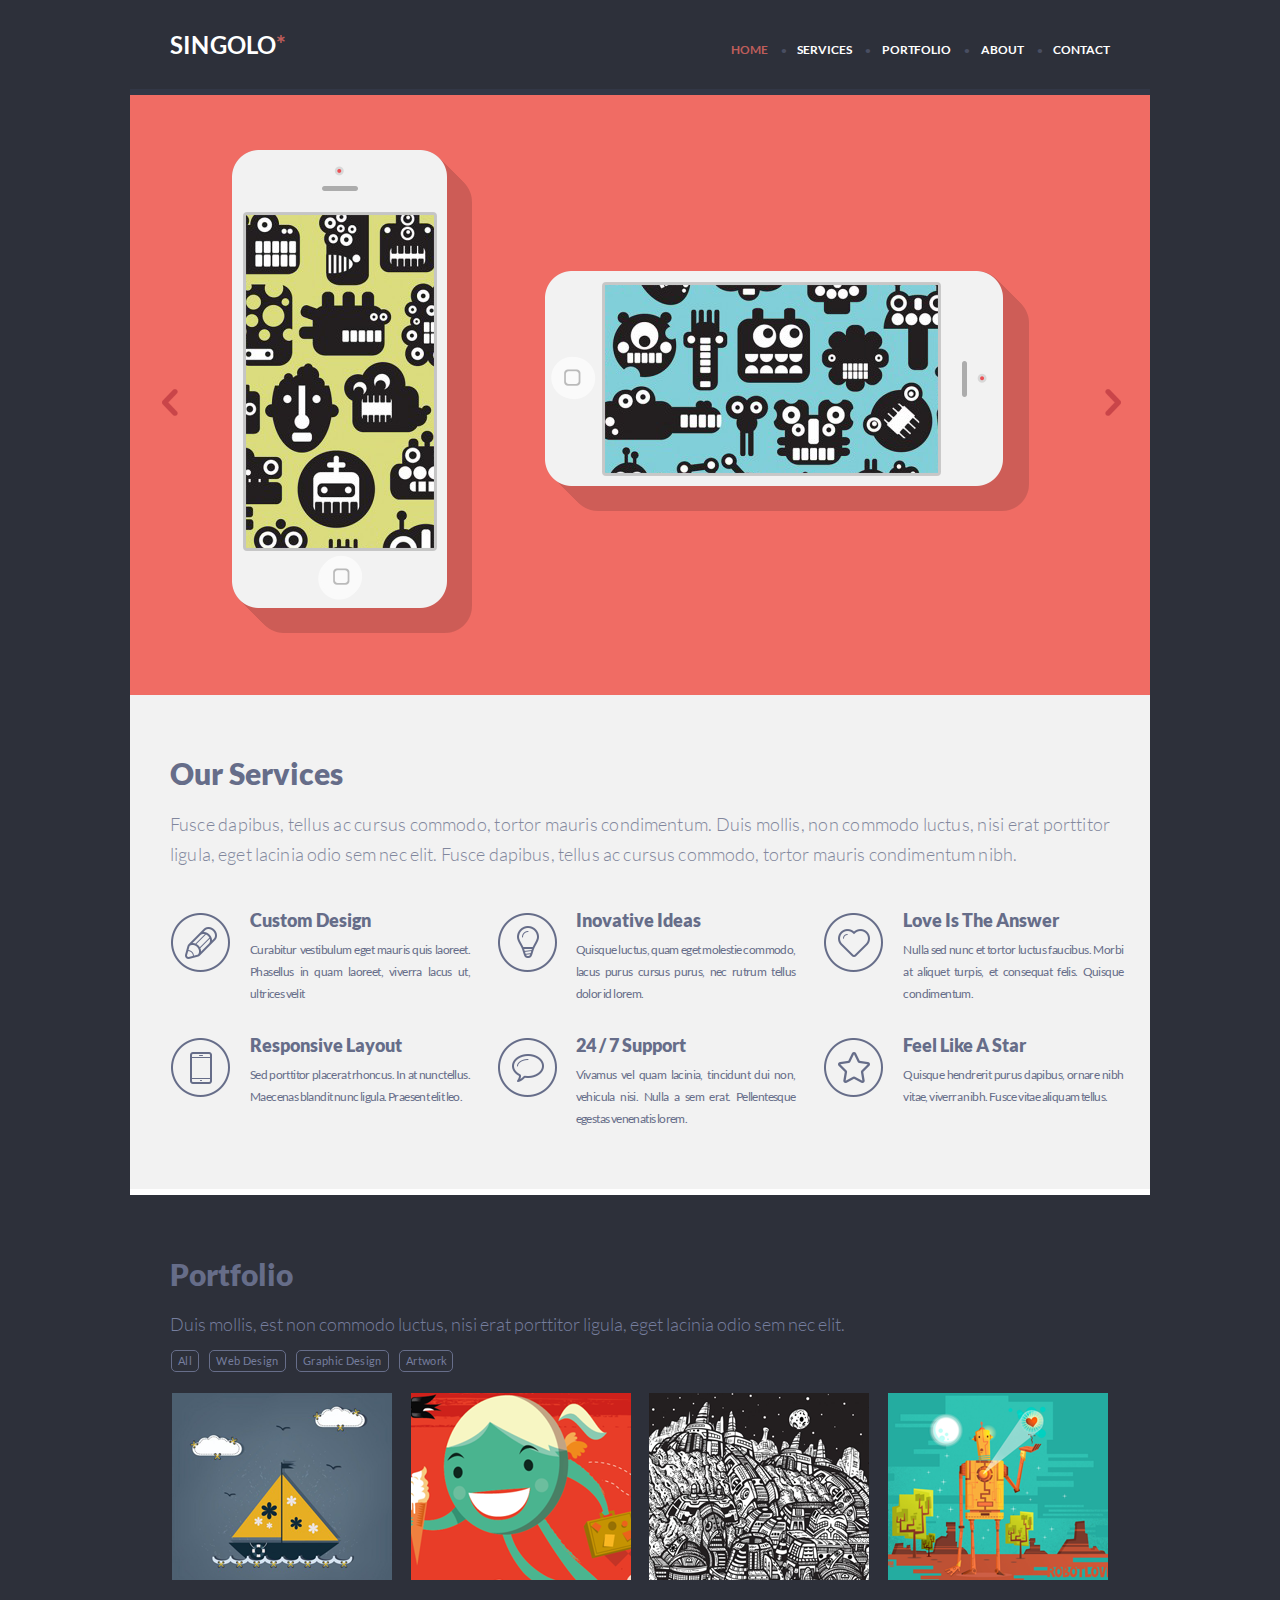
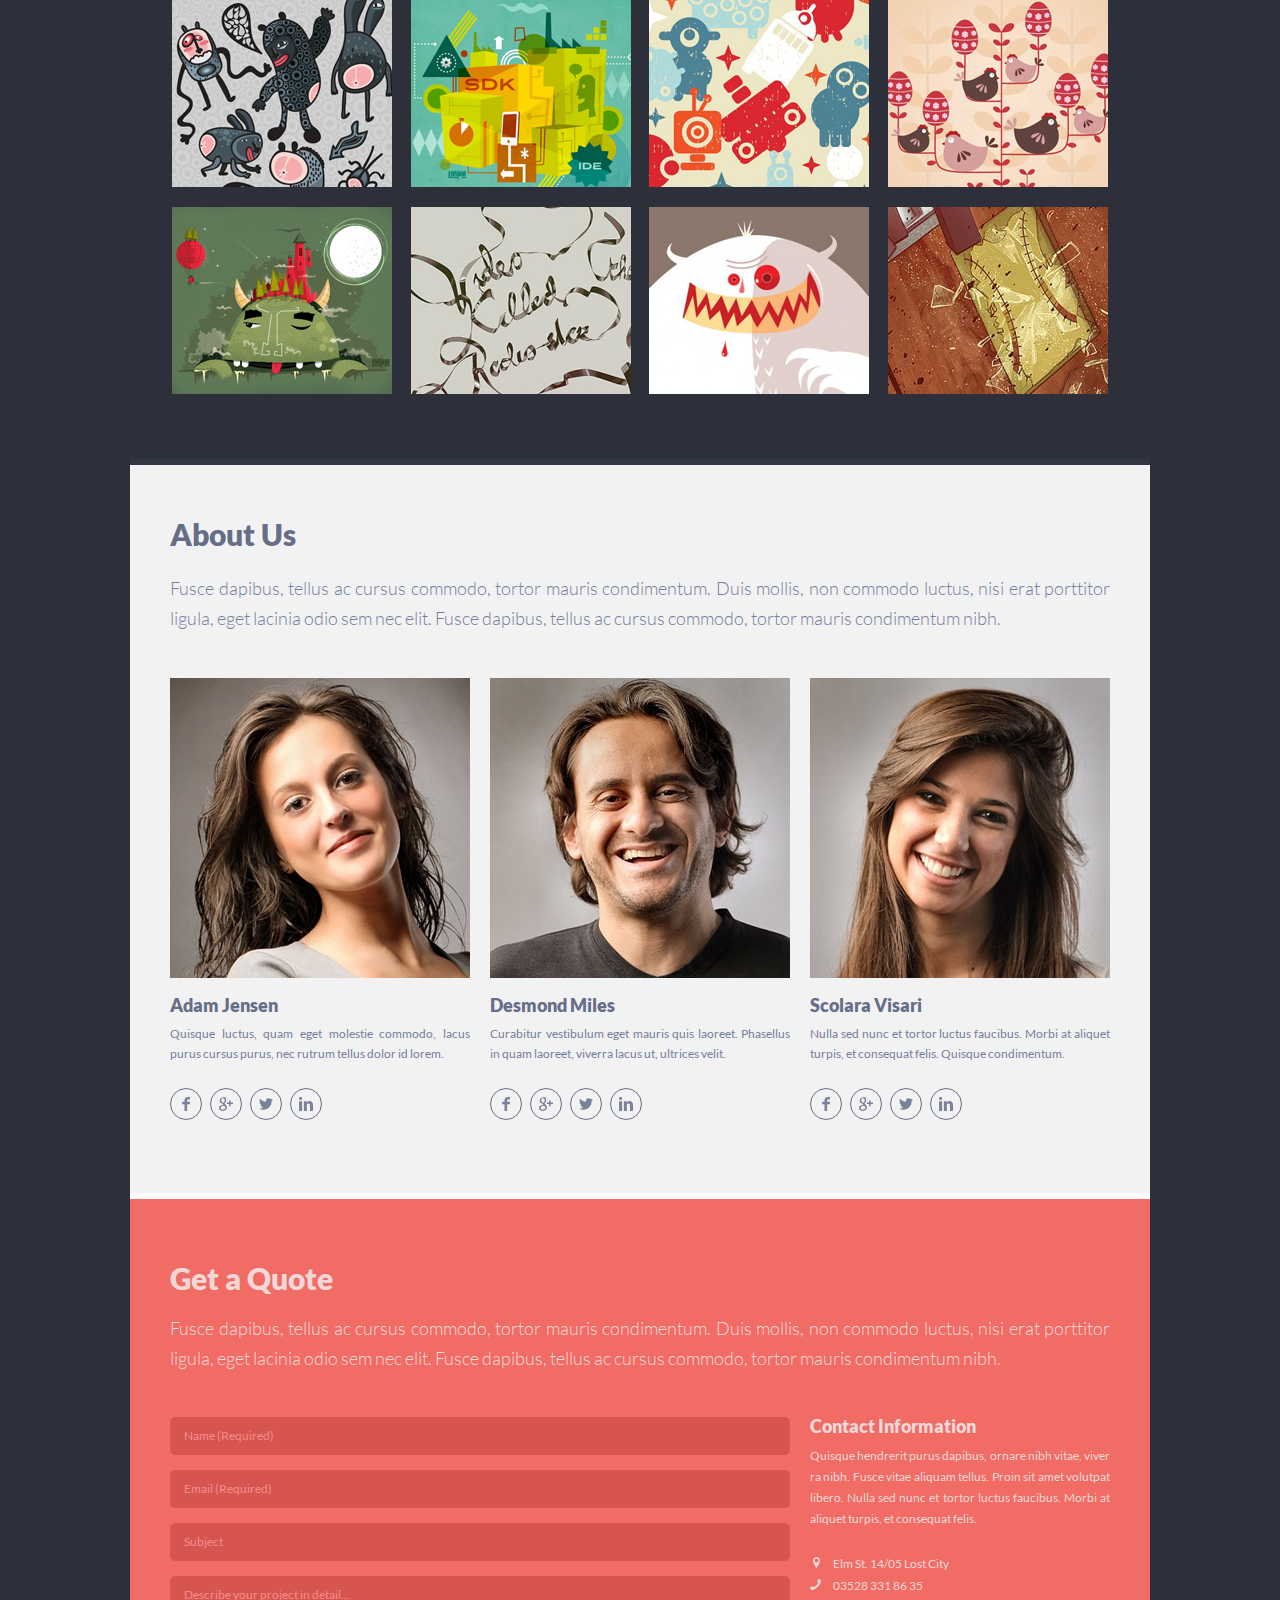
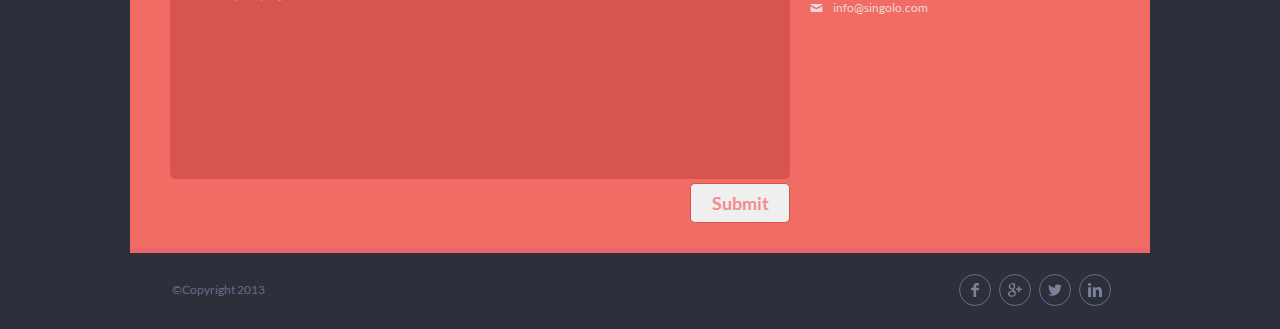
<file: index.html>
<!Doctype html>
<html lang="en">

<head>
    <meta charset="UTF-8">
    <meta name="viewport" content="width-device=width, initial-scale-1.0">
    <link rel="stylesheet" href="style.css" class="css">
    <title>Singolo</title>
</head>

<body>
    <div style="height: 95px; display: block; position: relative;"></div>
    <a class="anchor" id="main_wrapper"></a>
    <div class="main_wrapper">
        <header class="header" id="header">
            <div class="wrapper">
                <nav class="header_navigation">
                    <ul id="navigation">
                        <li><a href="#" id="menu_item_home" class="nav_link active" onclick="goToAnchor('main_wrapper');return false;">home</a></li>
                        <li><a href="#" id="menu_item_services" class="nav_link" onclick="goToAnchor('service_wrapper');return false;">services</a></li>
                        <li><a href="#" id="menu_item_portfolio" class="nav_link" onclick="goToAnchor('portfolio_wrap');return false;">portfolio</a></li>
                        <li><a href="#" id="menu_item_about" class="nav_link" onclick="goToAnchor('about_us_container');return false;">about</a></li>
                        <li><a href="#" id="menu_item_contact" class="nav_link" onclick="goToAnchor('top_container');return false;">contact</a></li>
                    </ul>
                </nav>
                <div class="logo_container">
                    <a href="#" class="header_logo">
                        <h1 class="header_logo_title">singolo<span>*</span></h1>
                    </a>
                </div>
            </div>
        </header>
        <section class="sliders_wrapper_section">
            <div class="sliders_wrapper">
                <div class="slider">
                    <div class="slider_wrapper">
                        <div class="left_arrow">
                            <a href="#" onclick="plusDivs(-1)">
                                <img src="assets/images/left_arrow.png" alt="#">
                            </a>
                        </div>
                        <div class="slider_vertical_phone">
                            <img src="assets/images/vertical_phone.png" class="slider_vertical_phone_content" alt="#">
                            <img src="assets/images/PhoneButton.png" class="phoneButton_1" alt="#" onclick="switchPhoneState('screenOff_1')">
                            <div class="screenOff_1" id="screenOff_1"></div>
                        </div>
                        <div class="slider_horizontal_phone">
                            <img src="assets/images/horizontal_phone.png" class="slider_horizontal_phone_content" alt="#">
                            <img src="assets/images/PhoneButton.png" class="phoneButton_2" alt="#" onclick="switchPhoneState('screenOff_2')">
                            <div class="screenOff_2" id="screenOff_2"></div>
                        </div>
                        <div class="right_arrow">
                            <a href="#" onclick="plusDivs(1)"><img src="assets/images/right_arrow.png" alt="#"></a>

                        </div>
                    </div>
                    <div class="slider_bottom_wrapper"></div>
                </div>
                <!-- second slider -->
                <div class="slider slider_2">
                    <div class="slider_wrapper_2">
                        <div class="left_arrow">
                            <a href="#" onclick="plusDivs(-1)"><img src="assets/images/left_arrow.png" alt="#"></a>
                        </div>
                        <div class="slider_vertical_phone_group">
                            <img src="assets/images/phone-group.png" alt="#">
                            <div class="screenOff_3" id="screenOff_3"></div>
                            <div class="screenOff_4" id="screenOff_4" onclick="switchPhoneState('screenOff_4');"></div>
                            <div class="screenOff_5" id="screenOff_5" onclick="switchPhoneState('screenOff_5');"></div>
                            <img src="assets/images/PhoneButton.png" class="phoneButton_3" alt="#" onclick="switchPhoneState('screenOff_3');">

                        </div>
                        <div class="right_arrow">
                            <a href="#" onclick="plusDivs(1)"><img src="assets/images/right_arrow.png" alt="#"></a>
                        </div>
                    </div>
                </div>
            </div>
        </section>
        <!-- !!!!!!!!!!!!!!!!! -->
        <a class="anchor" id="service_wrapper"></a>
        <section>
            <div class="bottom_wrapper">
                <div class="service_wrapper">
                    <h2>Our Services</h2>
                    <p>Fusce dapibus, tellus ac cursus commodo, tortor mauris condimentum. Duis mollis, non commodo luctus, nisi erat porttitor ligula, eget lacinia odio sem nec elit. Fusce dapibus, tellus ac cursus commodo, tortor mauris condimentum nibh.
                    </p>
                </div>
                <div class="layout_6_column">
                    <div class="wrapper_layout_6_column">
                        <div class="container_image"><img src="assets/images/pen.png" alt="#"></div>
                        <div class="container_text">
                            <h3>Custom Design</h3>
                            <p>Curabitur vestibulum eget mauris quis laoreet. Phasellus in quam laoreet, viverra lacus ut, ultrices velit </p>
                        </div>
                    </div>
                    <div class="wrapper_layout_6_column">
                        <div class="container_image"><img src="assets/images/bulb.png" alt="#"></div>
                        <div class="container_text">
                            <h3>Inovative Ideas</h3>
                            <p>Quisque luctus, quam eget molestie com&shy;modo, lacus purus cursus purus, nec rutrum tellus dolor id lorem.</p>
                        </div>
                    </div>
                    <div class="wrapper_layout_6_column">
                        <div class="container_image"><img src="assets/images/heart.png" alt="#"></div>
                        <div class="container_text">
                            <h3>Love Is The Answer</h3>
                            <p>Nulla sed nunc et tortor luctus faucibus. Morbi at aliquet turpis, et consequat felis. Quisque condimentum.</p>
                        </div>
                    </div>
                    <div class="wrapper_layout_6_column">
                        <div class="container_image"><img src="assets/images/phone.png" alt="#"></div>
                        <div class="container_text">
                            <h3>Responsive Layout</h3>
                            <p>Sed porttitor placerat rhoncus. In at nunctellus. Maecenas blandit nunc ligula. Prae&shy;sent elit leo.</p>
                        </div>
                    </div>
                    <div class="wrapper_layout_6_column">
                        <div class="container_image"><img src="assets/images/buble.png" alt="#"></div>
                        <div class="container_text">
                            <h3>24 / 7 Support</h3>
                            <p>Vivamus vel quam lacinia, tincidunt dui non, vehicula nisi. Nulla a sem erat. Pellentesque egestas venenatis lorem.</p>
                        </div>
                    </div>
                    <div class="wrapper_layout_6_column">
                        <div class="container_image"><img src="assets/images/star.png" alt="#"></div>
                        <div class="container_text">
                            <h3>Feel Like A Star</h3>
                            <p>Quisque hendrerit purus dapibus, ornare nibh vitae, viverra nibh. Fusce vitae aliquam tellus.
                            </p>
                        </div>
                    </div>
                </div>
            </div>
        </section>
        <!-- Portfolio -->
        <a class="anchor" id="portfolio_wrap"></a>
        <section class="main_wrapper_1">
            <div class="container_wrap">
                <div class="portfolio_wrap">
                    <h2 class="portfolio_header">Portfolio</h2>
                    <p class="portfolio_text">Duis mollis, est non commodo luctus, nisi erat porttitor ligula, eget lacinia odio sem nec elit.</p>
                    <ul class="filter_list" id="filter_list">
                        <li>
                            <span class="active_list">All</span>
                        </li>
                        <li>
                            <span>Web Design</span>
                        </li>
                        <li>
                            <span>Graphic Design</span>
                        </li>
                        <li>
                            <span>Artwork</span>
                        </li>
                    </ul>
                </div>
                <div class="portfolio_images" id="portfolio_images">
                    <img src="assets/images/image1.png" alt="#" class="portfolio_image">
                    <img src="assets/images/image2.png" alt="#" class="portfolio_image">
                    <img src="assets/images/image3.png" alt="#" class="portfolio_image">
                    <img src="assets/images/image4.png" alt="#" class="portfolio_image">
                    <img src="assets/images/image5.png" alt="#" class="portfolio_image">
                    <img src="assets/images/image6.png" alt="#" class="portfolio_image">
                    <img src="assets/images/image7.png" alt="#" class="portfolio_image">
                    <img src="assets/images/image8.png" alt="#" class="portfolio_image">
                    <img src="assets/images/image9.png" alt="#" class="portfolio_image">
                    <img src="assets/images/image10.png" alt="#" class="portfolio_image">
                    <img src="assets/images/image11.png" alt="#" class="portfolio_image">
                    <img src="assets/images/image12.png" alt="#" class="portfolio_image">
                </div>
            </div>
            <!-- It is container about employees -->
            <div class="background_bottom_container">
            </div>

            <a class="anchor" id="about_us_container"></a>
            <div class="about_us_container">
                <h3 class="about_us">About Us</h3>
                <p>Fusce dapibus, tellus ac cursus commodo, tortor mauris condimentum. Duis mollis, non commodo luctus, nisi erat porttitor ligula, eget lacinia odio sem nec elit. Fusce dapibus, tellus ac cursus commodo, tortor mauris condimentum nibh.</p>
            </div>
            <div class="employees_photo_wrapper">
                <!-- First column -->
                <div class="employees_3_column">
                    <img src="assets/images/adam.jpg" alt="#">
                    <div class="employee_info">
                        <h4>Adam Jensen</h4>
                        <p>Quisque luctus, quam eget molestie commodo, lacus purus cursus purus, nec rutrum tellus dolor id lorem.
                        </p>
                        <div class="social_container_1">
                            <div class="social_container_icon">
                                <a href="https://www.facebook.com" class="facebook">
                                    <img src="assets/images/facebook.svg" alt="#">
                                </a>
                            </div>
                            <div class="social_container_icon">
                                <a href="https://www.google.com" class="google">
                                    <img src="assets/images/google.svg" alt="#"></a>
                            </div>
                            <div class="social_container_icon">
                                <a href="https://www.twitter.com" class="twitter">
                                    <img src="assets/images/twitter.svg" alt="#"></a>
                            </div>
                            <div class="social_container_icon">
                                <a href="https://www.linkedin.com" class="linkedin">
                                    <img src="assets/images/linkedin.svg" alt="#"></a>
                            </div>
                        </div>
                    </div>
                </div>
                <!-- Second column -->
                <div class="employees_3_column">
                    <img src="assets/images/desmond.jpg" alt="#">
                    <div class="employee_info">
                        <h4>Desmond Miles</h4>
                        <p>Curabitur vestibulum eget mauris quis laoreet. Phasellus in quam laoreet, viverra lacus ut, ultrices velit.
                        </p>
                        <div class="social_container_1">
                            <div class="social_container_icon">
                                <a href="https://www.facebook.com" class="facebook">
                                    <img src="assets/images/facebook.svg" alt="#">
                                </a>
                            </div>
                            <div class="social_container_icon">
                                <a href="https://www.google.com" class="google">
                                    <img src="assets/images/google.svg" alt="#"></a>
                            </div>
                            <div class="social_container_icon">
                                <a href="https://twitter.com" class="twitter">
                                    <img src="assets/images/twitter.svg" alt="#"></a>
                            </div>
                            <div class="social_container_icon">
                                <a href="https://www.linkedin.com" class="linkedin">
                                    <img src="assets/images/linkedin.svg" alt="#"></a>
                            </div>
                        </div>
                    </div>
                </div>
                <!-- Third column -->
                <div class="employees_3_column">
                    <img src="assets/images/scolara.jpg" alt="#">
                    <div class="employee_info">
                        <h4>Scolara Visari</h4>
                        <p>Nulla sed nunc et tortor luctus faucibus. Morbi at aliquet turpis, et consequat felis. Quisque condimentum.
                        </p>
                        <div class="social_container_1">
                            <div class="social_container_icon">
                                <a href="https://www.facebook.com" class="facebook">
                                    <img src="assets/images/facebook.svg" alt="#">
                                </a>
                            </div>
                            <div class="social_container_icon">
                                <a href="https://www.google.com" class="google">
                                    <img src="assets/images/google.svg" alt="#"></a>
                            </div>
                            <div class="social_container_icon">
                                <a href="https://www.twitter.com" class="twitter">
                                    <img src="assets/images/twitter.svg" alt="#"></a>
                            </div>
                            <div class="social_container_icon">
                                <a href="https://www.linkedin.com" class="linkedin">
                                    <img src="assets/images/linkedin.svg" alt="#"></a>
                            </div>
                        </div>
                    </div>
                </div>
            </div>
            <!-- <div class="employees_bottom_container"></div> -->
        </section>

        <!-- get a quote -->
        <a class="anchor" id="top_container"></a>
        <section class="main_wrapper_2">
            <div class="top_container" id=top_container>
                <div class="header_container">
                    <h4>Get a Quote</h4>
                    <p>Fusce dapibus, tellus ac cursus commodo, tortor mauris condimentum. Duis mollis, non commodo luctus, nisi erat porttitor ligula, eget lacinia odio sem nec elit. Fusce dapibus, tellus ac cursus commodo, tortor mauris condimentum nibh.</p>
                </div>
                <div class="grid_2_column">

                    <!-- first grid column -->
                    <div class="quote_container">

                        <form method="post" action="#" id="form">
                            <input type="text" id="name" name="name" maxlength="30" pattern="[A-Za-zА-яа-я-\s']{1,30}" placeholder="Name (Required)" required class="required_name">
                            <input type="email" id="email" required class="required_email" placeholder="Email (Required)">
                            <input type="text" id="subject" name="Subject" placeholder="Subject">
                            <textarea name="description" id="description" placeholder="Describe your project in detail..." cols="30" rows="13"></textarea>
                            <button type="button" id="submit_button" onclick="myFunction()" value="submit">Submit</button>

                        </form>

                        <!-- massage -->
                        <div id="message_container" class="message_container hidden">
                            <div id="message_block" class="message_block hidden">
                                <p>The letter was sent</p>
                                <p id="message_result">Subject:</p>
                                <p id="message_description">Description:</p>
                                <button type="submit" id="message_ok" class="message_ok">OK</button>

                            </div>
                        </div>

                    </div>
                    <!-- second grid column -->
                    <div class="contact_info_wrapper">
                        <h4>Contact Information</h4>
                        <p>Quisque hendrerit purus dapibus, ornare nibh vitae, viver
                            <wbr>ra nibh. Fusce vitae aliquam tellus. Proin sit amet volutpat libero. Nulla sed nunc et tortor luctus faucibus. Morbi at aliquet turpis, et consequat felis.</p>
                        <div class="contact_icons_container">
                            <img src="assets/images/location.svg" alt="#">
                            <p>Elm St. 14/05 Lost City</p>
                            <img src="assets/images/tel.svg" alt="#">
                            <a href="tel:+1234567890">03528 331 86 35</a>
                            <img src="assets/images/mail.svg" alt="#">
                            <a href="mailto:info@singolo.com">info@singolo.com</a>
                        </div>
                    </div>
                </div>
                <div class="center_background_container">
                </div>
            </div>
        </section>
        <footer class="footer_container">
            <p>&copy;Copyright 2013</p>
            <!-- social icons  -->
            <div class="social_container">
                <div class="social_container_icon">
                    <a href="https://www.facebook.com" class="facebook">
                        <img src="assets/images/facebook.svg" alt="#">
                    </a>
                </div>
                <div class="social_container_icon">
                    <a href="https://www.google.com" class="google">
                        <img src="assets/images/google.svg" alt="#"></a>
                </div>
                <div class="social_container_icon">
                    <a href="https://twitter.com" class="twitter">
                        <img src="assets/images/twitter.svg" alt="#"></a>
                </div>
                <div class="social_container_icon">
                    <a href="https://www.linkedin.com" class="linkedin">
                        <img src="assets/images/linkedin.svg" alt="#"></a>
                </div>
            </div>
        </footer>
        <script src="script.js"></script>
</body>

</html>
</file>
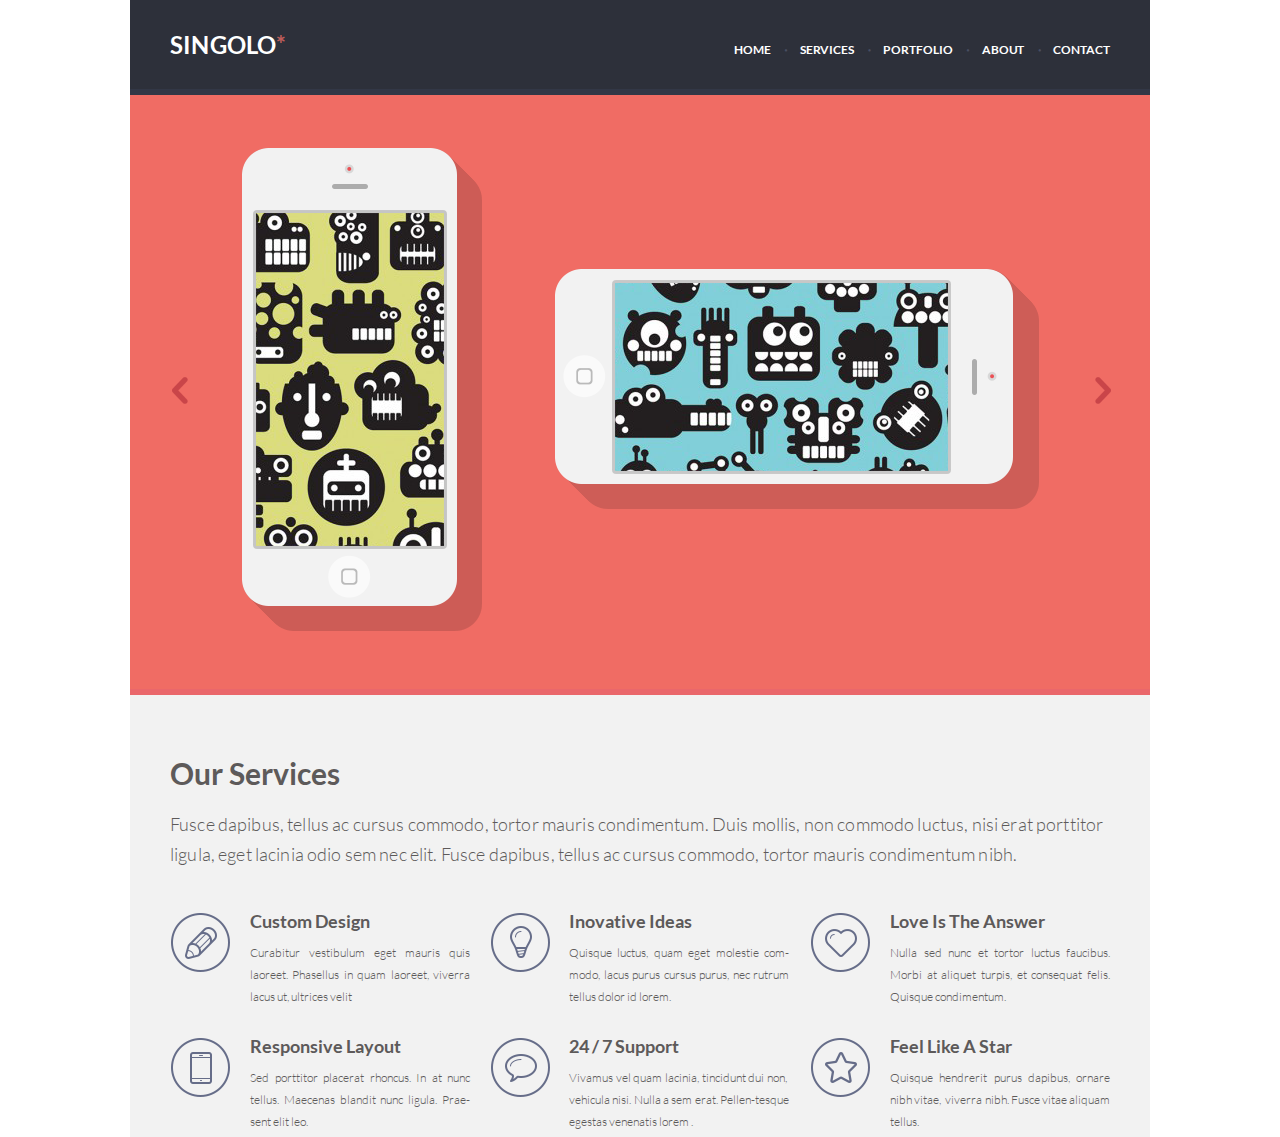
<file: singolo1.html>
<!Doctype html>
<html lang="en">

<head>
    <meta charset="UTF-8">
    <meta name="viewport" content="width-device=width, initial-scale-1.0">
    <link rel="stylesheet" href="singolo1.css" class="css">
    <title>Singolo</title>
</head>

<body>
    <div class="main_wrapper">
        <div class="wrapper">
            <div class="header">
                <header>
                    <div class="logo_container">
                        <a href="#" class="header_logo">
                            <h1 class="header_logo_title">SINGOLO<span>*</span></h1>
                        </a>
                    </div>
                </header>
            </div>
            <nav class="wrapper_navigation">
                <ul class="navigation">
                    <li><a class="nav_link" href="#">home</a></li>
                    <li><a class="nav_link" href="#">services</a></li>
                    <li><a class="nav_link" href="#">portfolio</a></li>
                    <li><a class="nav_link" href="#">about</a></li>
                    <li><a class="nav_link" href="#">contact</a></li>
                </ul>
            </nav>
        </div>
        <section class="slider">
            <div class="slider_wrapper">
                <div class="left_arrow">
                    <a href="#"><img src="assets/images/left_arrow.png"></a></div>
                <div class="slider_vertical_phone">
                    <img src="assets/images/vertical_phone.png" class="slider_vertical_phone_content">
                </div>
                <div class="slider_horizontal_phone">
                    <img src="assets/images/horizontal_phone.png" class="slider_horizontal_phone_content">
                </div>
                <div class="right_arrow">
                    <a href="#"><img src="assets/images/right_arrow.png"></a>
                </div>
            </div>
            <div class="slider_bottom_wrapper"></div>
        </section>
        <section>
            <div class="bottom_wrapper">
                <div class="service_wrapper">
                    <h2>Our Services</h2>
                    <p>Fusce dapibus, tellus ac cursus commodo, tortor mauris condimentum. Duis mollis, non commodo
                        luctus, nisi erat porttitor ligula, eget lacinia odio sem nec elit. Fusce dapibus, tellus ac
                        cursus commodo, tortor mauris
                        condimentum nibh.</p>
                </div>
                <div class="layout_6_column">
                    <div class="wrapper_layout_6_column">
                        <div class="container_image"><img src="assets/images/pen.png"></div>
                        <div class="container_text">
                            <h3>Custom Design</h3>
                            <p>Curabitur vestibulum eget mauris quis laoreet. Phasellus in quam laoreet, viverra
                                lacus ut, ultrices velit </p>
                        </div>
                    </div>
                    <div class="wrapper_layout_6_column">
                        <div class="container_image"><img src="assets/images/bulb.png"></div>
                        <div class="container_text">
                            <h3>Inovative Ideas</h3>
                            <p>Quisque luctus, quam eget molestie com-modo, lacus purus cursus purus, nec rutrum
                                tellus dolor id lorem.</p>
                        </div>
                    </div>
                    <div class="wrapper_layout_6_column">
                        <div class="container_image"><img src="assets/images/heart.png"></div>
                        <div class="container_text">
                            <h3>Love Is The Answer</h3>
                            <p>Nulla sed nunc et tortor luctus faucibus.
                                Morbi at aliquet turpis, et consequat felis.
                                Quisque condimentum.</p>
                        </div>
                    </div>
                    <div class="wrapper_layout_6_column">
                        <div class="container_image"><img src="assets/images/phone.png"></div>
                        <div class="container_text">
                            <h3>Responsive Layout</h3>
                            <p>Sed porttitor placerat rhoncus. In at nunc
                                tellus. Maecenas blandit nunc ligula. Prae-sent elit leo.</p>
                        </div>
                    </div>
                    <div class="wrapper_layout_6_column">
                        <div class="container_image"><img src="assets/images/buble.png"></div>
                        <div class="container_text">
                            <h3>24 / 7 Support</h3>
                            <p>Vivamus vel quam lacinia, tincidunt dui non,&nbsp; vehicula nisi. Nulla a sem erat.
                                Pellen-tesque egestas venenatis lorem .</p>
                        </div>
                    </div>
                    <div class="wrapper_layout_6_column">
                        <div class="container_image"><img src="assets/images/star.png"></div>
                        <div class="container_text">
                            <h3>Feel Like A Star</h3>
                            <p>Quisque hendrerit purus dapibus, ornare nibh vitae,&nbsp; viverra nibh. Fusce vitae
                                aliquam tellus.</p>
                        </div>
                    </div>
                </div>
            </div>
        </section>
    </div>
</body>

</html>
</file>
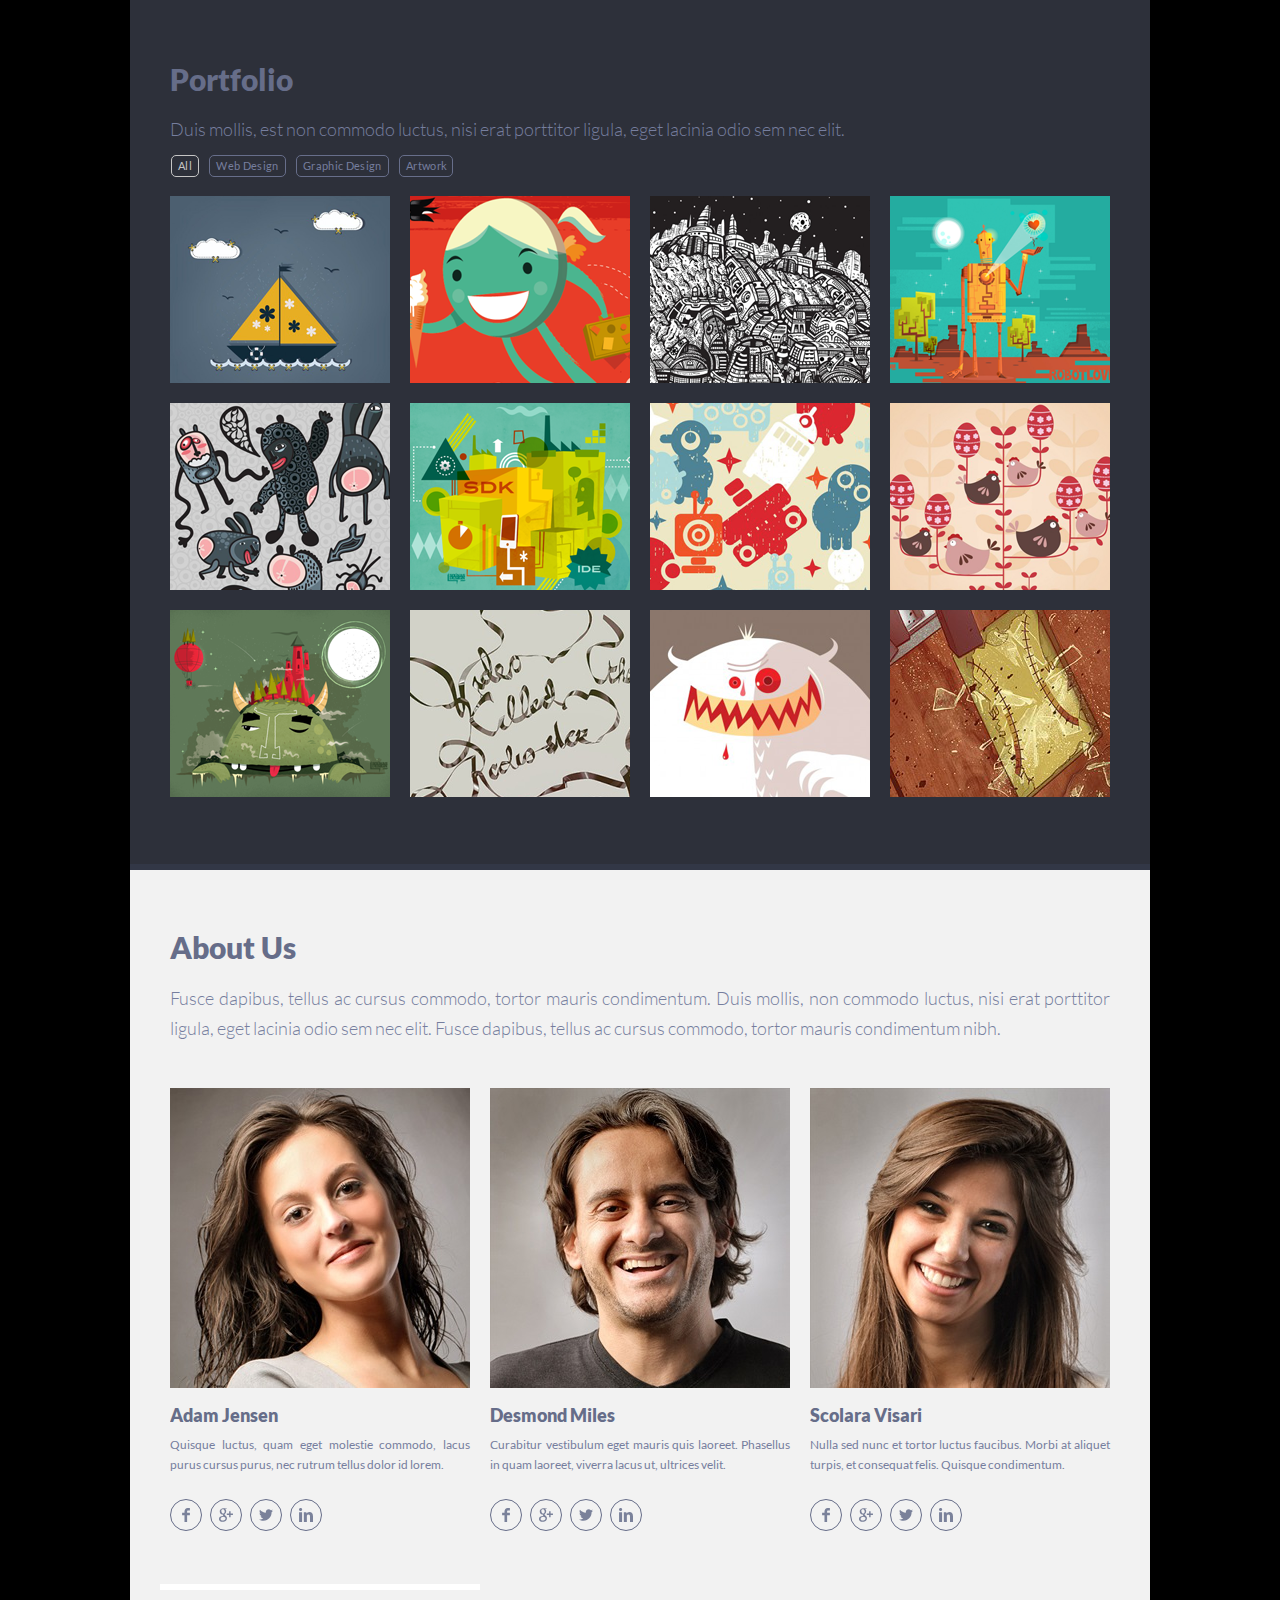
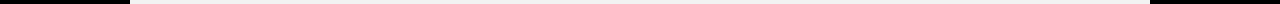
<file: singolo2.html>
<!DOCTYPE html>
<html lang="en">

<head>
    <meta charset="UTF-8">
    <meta name="viewport" content="width-device=width, initial-scale-1.0">
    <link rel="stylesheet" href="singolo2.css" class="css">
    <title>Portfolio</title>
</head>
<body>
    <section class="main_wrapper_1">
        <div class="container_wrap">
            <div class="portfolio_wrap">
                <h2 class="portfolio_header">Portfolio</h2>
                <p class="portfolio_text">Duis mollis, est non commodo luctus, nisi erat porttitor ligula, eget lacinia
                    odio sem nec elit.</p>
                <ul class="filter_list">
                    <li>
                        <span>All</span>
                    </li>
                    <li>
                        <span>Web Design</span>
                    </li>
                    <li>
                        <span>Graphic Design</span>
                    </li>
                    <li>
                        <span>Artwork</span>
                    </li>
                </ul>
            </div>
            <div class="portfolio_images">
                <div>
                    <img src="assets/images/image1.png">
                </div>
                <div>
                    <img src="assets/images/image2.png">
                </div>
                <div>
                    <img src="assets/images/image3.png">
                </div>
                <div>
                    <img src="assets/images/image4.png">
                </div>
                <div>
                    <img src="assets/images/image5.png">
                </div>
                <div>
                    <img src="assets/images/image6.png">
                </div>
                <div>
                    <img src="assets/images/image7.png">
                </div>
                <div>
                    <img src="assets/images/image8.png">
                </div>
                <div>
                    <img src="assets/images/image9.png">
                </div>
                <div>
                    <img src="assets/images/image10.png">
                </div>
                <div>
                    <img src="assets/images/image11.png">
                </div>
                <div>
                    <img src="assets/images/image12.png">
                </div>
            </div>
        </div>
        <div class="background_buttom_container">
        </div>
        <!-- It is container about employees -->

        <div class="about_us_container">
            <h3 class="about_us">About Us</h3>
            <p>Fusce dapibus, tellus ac cursus commodo, tortor mauris condimentum. Duis mollis, non commodo luctus,
                nisi erat porttitor ligula, eget lacinia odio sem nec elit. Fusce dapibus, tellus ac cursus commodo,
                tortor mauris condimentum nibh.</p>
        </div>
        <div class="employees_photo_wrapper">
            <!-- First column -->
            <div class="employees_3_column">
                <img src="assets/images/adam.jpg">
                <div class="employee_info">
                    <h4>Adam Jensen</h4>
                    <p>Quisque luctus, quam eget molestie commodo, lacus purus cursus purus, nec rutrum tellus dolor id
                        lorem.</p>
                    <div class="social_container">
                        <div class="social_container_icon">
                            <a href="https://www.facebook.com/" alt="facebook">
                                <img src="assets/images/facebook.svg">
                            </a>
                        </div>
                        <div class="social_container_icon">
                            <a href="https://www.google.com/" alt="google">
                                <img src="assets/images/google.svg"></a>
                        </div>
                        <div class="social_container_icon">
                            <a href="https://https://twitter.com//" alt="twitter">
                                <img src="assets/images/twitter.svg"></a>

                        </div>
                        <div class="social_container_icon">
                            <a href="https://https://www.linkedin.com/" alt="linkedin">
                                <img src="assets/images/linkedin.svg"></a>

                        </div>
                    </div>
                </div>
            </div>
            <!-- Second column -->
            <div class="employees_3_column">
                <img src="assets/images/desmond.jpg">
                <div class="employee_info">
                    <h4>Desmond Miles</h4>
                    <p>Curabitur vestibulum eget mauris quis laoreet. Phasellus in quam laoreet, viverra lacus ut,
                        ultrices velit.</p>
                    <div class="social_container">
                        <div class="social_container_icon">
                            <a href="https://www.facebook.com/" alt="facebook">
                                <img src="assets/images/facebook.svg">
                            </a>
                        </div>
                        <div class="social_container_icon">
                            <a href="https://www.google.com/" alt="google">
                                <img src="assets/images/google.svg"></a>
                        </div>
                        <div class="social_container_icon">
                            <a href="https://https://twitter.com//" alt="twitter">
                                <img src="assets/images/twitter.svg"></a>

                        </div>
                        <div class="social_container_icon">
                            <a href="https://https://www.linkedin.com/" alt="linkedin">
                                <img src="assets/images/linkedin.svg"></a>

                        </div>
                    </div>
                </div>
            </div>
            <!-- Third column -->
            <div class="employees_3_column">
                <img src="assets/images/scolara.jpg">
                <div class="employee_info">
                    <h4>Scolara Visari</h4>
                    <p>Nulla sed nunc et tortor luctus faucibus. Morbi at aliquet turpis, et consequat felis. Quisque
                        condimentum.</p>
                    <div class="social_container">
                        <div class="social_container_icon">
                            <a href="https://www.facebook.com/" alt="facebook">
                                <img src="assets/images/facebook.svg">
                            </a>
                        </div>
                        <div class="social_container_icon">
                            <a href="https://www.google.com/" alt="google">
                                <img src="assets/images/google.svg"></a>
                        </div>
                        <div class="social_container_icon">
                            <a href="https://https://twitter.com//" alt="twitter">
                                <img src="assets/images/twitter.svg"></a>

                        </div>
                        <div class="social_container_icon">
                            <a href="https://https://www.linkedin.com/" alt="linkedin">
                                <img src="assets/images/linkedin.svg"></a>
                        </div>
                    </div>
                </div>
            </div>
            <div class="employees_bottom_container">
            </div>
    </section>
</body>
</html>
</file>
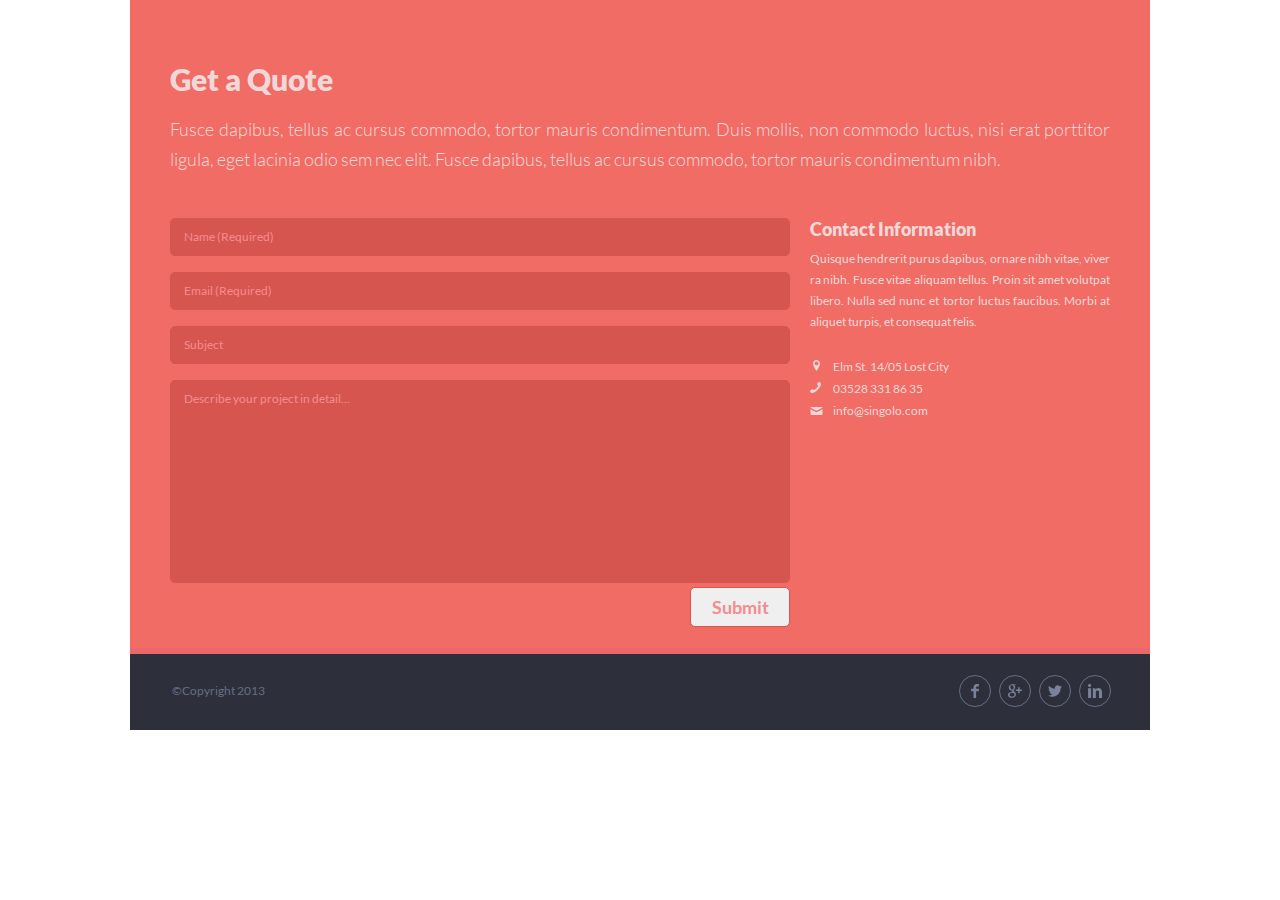
<file: singolo3.html>
<!DOCTYPE html>
<html lang="en">

<head>
    <meta charset="UTF-8">
    <meta name="viewport" content="width-device=width, initial-scale-1.0">
    <link rel="stylesheet" href="singolo3.css" class="css">
    <title>Get a Quote</title>
</head>

<body>
    <section class="main_wrapper_2">
        <div class="top_container">
            <div class="header_container">
                <h4>Get a Quote</h4>
                <p>Fusce dapibus, tellus ac cursus commodo, tortor mauris condimentum. Duis mollis, non commodo
                    luctus, nisi erat porttitor ligula, eget lacinia odio sem nec elit. Fusce dapibus, tellus ac
                    cursus commodo, tortor mauris condimentum nibh.</p>
            </div>

            <div class="grid_2_column">

                <!-- first grid column -->
                <div class="quote_container">

                    <form>

                        <input type="text" id="name" name="name" placeholder="Name (Required)" required="">


                        <input type="text" id="email" name="email" placeholder="Email (Required)" required="">

                        <input type="text" id="subject" name="Subject" placeholder="Subject" required="">

                        <textarea name="description" id="description" placeholder="Describe your project in detail..."
                            required=""></textarea>

                        <button type="button" class="submit_button" value="submit">Submit</button>
                    </form>
                </div>
                <!-- second grid column -->
                <div class="contact_info_wrapper">
                    <h4>Contact Information</h4>
                    <p>Quisque hendrerit purus dapibus, ornare nibh vitae, viver<wbr>ra nibh. Fusce vitae aliquam tellus.
                        Proin sit amet volutpat libero. Nulla sed nunc et tortor luctus faucibus. Morbi at aliquet
                        turpis, et consequat felis.</p>
                        <div class="contact_icons_container">

                            <img src="assets/images/location.svg" alt="#">
                            <p>Elm St. 14/05 Lost City</p>
                            <img src="assets/images/tel.svg" alt="#">
                            <a href="tel:+1234567890">03528 331 86 35</a>
                            <img src="assets/images/mail.svg" alt="#">
                            <a href="mailto:info@singolo.com">info@singolo.com</a>

                        </div>
                </div>
            </div>
            <div class="center_background_container">
            </div>
        </div>
    </section>
    <footer class="footer_container">
        <p>&copy;Copyright 2013</p>
        <!-- social icons  -->
        <div class="social_container">
            <div class="social_container_icon">
                <a href="https://www.facebook.com/" class="facebook">
                    <img src="assets/images/facebook.svg" alt="#">
                </a>
            </div>
            <div class="social_container_icon">
                <a href="https://www.google.com/" class="google">
                    <img src="assets/images/google.svg" alt="#"></a>
            </div>
            <div class="social_container_icon">
                <a href="https://twitter.com//" class="twitter">
                    <img src="assets/images/twitter.svg" alt="#"></a>
            </div>
            <div class="social_container_icon">
                <a href="https://www.linkedin.com/" class="linkedin">
                    <img src="assets/images/linkedin.svg" alt="#"></a>
            </div>
        </div>
    </footer>
</body>

</html>
</file>
<file: style.css>
@font-face {
    font-family: 'Lato';
    src: url('assets/fonts/Lato-Bold.ttf') format('truetype');
    font-weight: 700;
}

@font-face {
    font-family: 'Lato';
    src: url('assets/fonts/Lato-Black.ttf') format('truetype');
    font-weight: 900;
}

@font-face {
    font-family: 'Lato';
    src: url('assets/fonts/Lato-Regular.ttf') format('truetype');
    font-weight: 400;
}

@font-face {
    font-family: 'Lato';
    src: url('assets/fonts/Lato-Light.ttf') format('truetype');
    font-weight: 300;
}

h1,
body {
    margin: 0px;
    background-color: #2d303a;
}

.main_wrapper {
    position: relative;
    background-color: #f2f2f2;
    width: 1020px;
    height: 1195px;
    margin: auto;
}


/* header background-color */

.header {
    background-image: url("assets/images/header_background.png");
    height: 95px;
    width: 1020px;
    background-repeat: repeat-x;
    position: fixed;
    z-index: 10;
    top: 0;
}

.header_opacity_full {
    opacity: 1;
}

.header_opacity_half {
    opacity: 0.7;
    backdrop-filter: blur(8px);
    -webkit-backdrop-filter: blur(8px);
}

.logo_container {
    padding-top: 1.9em;
}

.header_logo {
    font-family: 'Lato', sans-serif;
    font-weight: 700;
    font-size: 0.75em;
    letter-spacing: 0.02em;
    color: #ffffff;
    text-decoration: none;
    text-transform: uppercase;
}

.header_logo_title span {
    color: #be5d5a;
    margin-top: 0px;
    margin-bottom: 0px;
}

.wrapper {
    display: block;
    width: 940px;
    height: 95px;
    margin: auto;
}

#navigation {
    list-style-type: none;
    margin: 0;
    padding: 0;
}

.header_navigation {
    margin-top: 2.5em;
    float: right;
    height: 30px;
}

a,
a:hover {
    color: white;
    text-decoration: none;
}

.header_navigation li {
    display: inline-block;
    font-size: 12px;
    text-transform: uppercase;
    font-family: 'Lato';
    font-weight: 700;
    text-align: left;
    letter-spacing: -0.005em;
    text-decoration: none;
    cursor: pointer;
}

.active {
    color: #be5d5a;
}

#navigation li:before {
    content: '\00a0\2022\00a0\00a0';
    color: #494e62;
    margin-left: 7px;
    margin-right: 7px;
    font-size: 10px;
    pointer-events: unset;
}

#navigation li:first-child:before {
    content: "";
}

.nav_link:hover {
    content: "";
    color: #bc5c59;
}


/* Slider */

.slider_wrapper {
    display: grid;
    grid-template-columns: 80px 300px 565px 75px;
    padding-top: 12px;
    background-color: #f06c64;
    height: 594px;
}

.left_arrow,
.right_arrow {
    margin: auto;
}

.left_arrow:hover,
.right_arrow:hover {
    margin: auto;
    filter: saturate(8);
}

.slider_vertical_phone_content {
    position: absolute;
    margin-top: 43px;
    margin-left: 22px;
}

.slider_horizontal_phone_content {
    position: absolute;
    margin-top: 164px;
    margin-left: 35px;
}

.slider_bottom_wrapper {
    height: 6px;
    background-color: #ea676b;
}


/* Second slider */

.slider_wrapper_2 {
    display: grid;
    grid-template-columns: 80px auto 80px;
    width: 1020px;
    height: 600px;
    background: #648BF0;
}

.slider_vertical_phone_group {
    position: relative;
    margin-left: 167px;
}

.slider_vertical_phone_group img {
    position: absolute;
    display: block;
    top: 50%;
    transform: translate(0, -50%)
}

.sliders_wrapper_section {
    position: relative;
    width: 1020px;
    min-height: 594px;
    transition: all 0.3s ease-in-out;
}

.sliders_wrapper {
    position: relative;
    margin: 0 auto;
    width: 1020px;
    height: 600px;
    overflow: hidden;
    transition: all 1s ease;
}

.slider {
    position: absolute;
    display: none;
    transition: all 0.3s ease-in-out;
    animation: 0.5s ease-in-out;
}

.slider.next {
    display: flex;
    justify-content: space-between;
    align-items: center;
}

@keyframes left {
    from {
        left: 0;
    }
    to {
        left: -100%;
    }
}

@keyframes right {
    from {
        left: 100%;
    }
    to {
        left: 0;
    }
}

.to-left {
    animation-name: left;
}

.to-right {
    animation-name: right;
    animation-direction: reverse;
}

.from-left {
    animation-name: left;
    animation-direction: reverse;
}

.from-right {
    animation-name: right;
}

.slider_slide_active {
    display: block;
}


/*  Our services */

.bottom_wrapper {
    width: 100%;
    height: 494px;
    margin: 60 40px 0px 40px;
    border-bottom: 6px solid #ffffff;
}

.layout_6_column {
    display: grid;
    grid-template-columns: auto auto auto;
    padding: 0 20px;
}

.wrapper_layout_6_column {
    display: block;
    width: 320px;
}

.container_image {
    display: inline-block;
    margin-top: 25px;
    margin-left: 20px;
    vertical-align: top;
}

.container_text {
    display: inline-block;
    width: 220px;
    vertical-align: top;
    margin-left: 14px;
    height: 125px;
}

.service_wrapper {
    width: 940px;
    padding: 60px 40px 0 40px;
}

.service_wrapper h2 {
    font-family: "Lato", sans-serif;
    font-weight: 900;
    font-size: 30px;
    color: #666d89;
    margin: 0px;
}

.service_wrapper p {
    font-family: "Lato", sans-serif;
    font-weight: 300;
    font-size: 18px;
    letter-spacing: 0.008em;
    line-height: 30px;
    text-align: justify;
    opacity: 80%;
    color: #666d89;
}

.container_text h3 {
    font-family: "Lato", sans-serif;
    font-weight: 900;
    font-size: 18px;
    margin-top: 22px;
    margin-bottom: 0px;
    color: #666d89;
}

.container_text p {
    font-family: "Lato", sans-serif;
    font-weight: 400;
    font-size: 12px;
    margin-top: 8px;
    line-height: 22px;
    text-align: justify;
    letter-spacing: -0.05em;
    color: #666d89;
}

a.anchor {
    display: block;
    position: relative;
    top: -95px;
    visibility: hidden;
}


/* Portfolio */

.main_wrapper_1 {
    position: relative;
    width: 100%;
    max-width: 1020px;
    height: 1598px;
    margin: 0 auto;
    background-color: #f2f2f2;
    border-bottom: 6px solid #fff;
}

.container_wrap {
    height: 864px;
    background-color: #2D303A;
    border-bottom: 6px solid #323746;
}

.portfolio_wrap {
    padding-top: 45px;
}

.portfolio_header {
    font-family: 'Lato';
    font-weight: 900;
    font-size: 30px;
    line-height: 18px;
    color: #666d89;
    text-align: left;
    margin-left: 40px;
}

.portfolio_text {
    font-family: 'Lato';
    font-weight: 300;
    margin-left: 40px;
    color: #767e9e;
    width: 940px;
    font-size: 18px;
    line-height: 30px;
    padding-top: 1px;
    margin-bottom: 0px;
    overflow: hidden;
    text-overflow: clip;
}

.filter_list {
    font-size: 0.7em;
    line-height: 18px;
    font-family: 'Lato';
    font-weight: 400;
    list-style-type: none;
    margin-top: 13px;
    margin-left: 1px;
}

.filter_list li {
    display: inline;
    border: 1px solid #676e8a;
    border-radius: 5px;
    color: #767e9e;
    margin-right: 10px;
    padding: 3px 4px 4px 6px;
    text-align: center;
    letter-spacing: 0.03em;
}

.filter_list li:hover {
    content: "";
    cursor: pointer;
    color: #c5c5c5;
}

.portfolio_images {
    display: flex;
    align-items: flex-start;
    flex-direction: row;
    justify-content: space-between;
    align-content: space-between;
    flex-wrap: wrap;
    margin-left: 35px;
    margin-right: 35px;
    overflow: hidden;
}

.portfolio_image {
    border: #2d303a solid 2px;
    margin: 10px 5px 6px 5px;
}

.active-list-img {
    border: #F06C64 solid 5px;
}

.portfolio_images img:nth-child(n+13) {
    display: none;
}


/* It is bottom part of background */

.about_us_container {
    margin: 60px 40px 0 40px;
}

.about_us_container h3 {
    font-family: "Lato";
    font-weight: 900;
    font-size: 30px;
    line-height: 18px;
    text-align: left;
    color: #666d89;
    margin-top: 0px;
}

.about_us_container p {
    font-size: 18px;
    line-height: 30px;
    color: #767e9e;
    font-family: "Lato";
    font-weight: 300;
    text-align: justify;
    overflow: hidden;
}

.employees_photo_wrapper {
    display: grid;
    grid-template-columns: auto auto auto;
    margin-left: 30px;
    margin-right: 30px;
    margin-top: 40px;
}

.employees_3_column {
    display: block;
    margin-top: 5px;
}

.employees_3_column img {
    margin-left: 10px;
}

.employee_info {
    margin-left: 10px;
    margin-top: 12px;
}

.employee_info h4 {
    margin-top: 0px;
    margin-bottom: 0px;
    font-family: "Lato";
    font-weight: 900;
    text-align: left;
    color: #666d89;
    font-size: 18px;
    white-space: nowrap;
    overflow: hidden;
    text-overflow: ellipsis;
    width: 300px;
}

.employee_info p {
    font-family: "Lato";
    font-weight: 400;
    font-size: 12px;
    line-height: 20px;
    color: #767e9e;
    text-align: justify;
    margin-right: 10px;
    margin-top: 8px;
}

.social_container_1 {
    margin-top: 24px;
}

.social_container_icon a img {
    width: 14px;
    height: 14px;
    position: relative;
    margin: 8px;
}

.social_container_icon {
    display: inline-block;
    border: 1px solid #666d89;
    border-radius: 50%;
    width: 30px;
    height: 30px;
    margin-left: 0px;
    margin-right: 4px;
}

.social_container_1 a :hover {
    cursor: pointer;
    background-color: #d6564f;
    border-style: double;
}


/* get a quote */

body {
    margin: 0px;
}

.main_wrapper_2 {
    position: relative;
    width: 1020px;
    height: 654px;
    margin: 0 auto;
}


/*  top container */

.top_container {
    position: relative;
    height: 654px;
    background-color: #f06c64;
}


/* center background container */

.center_background_container {
    position: absolute;
    width: 100%;
    height: 6px;
    background-color: #ea676b;
    bottom: 0;
}

.header_container {
    margin: 0px 40px 20px 40px;
    padding-top: 30px;
}

.header_container h4 {
    font-size: 30px;
    line-height: 18px;
    color: #f0d8d9;
    font-family: "Lato";
    font-weight: 900;
    text-align: left;
    margin-bottom: 20px;
}

.header_container p {
    font-size: 18px;
    line-height: 30px;
    color: #f0d8d9;
    font-family: "Lato";
    font-weight: 300;
    text-align: justify;
    margin-top: 22px;
    padding-top: 4px;
}

.grid_2_column {
    display: grid;
    margin-left: 40px;
    margin-right: 40px;
    margin-top: 44px;
    grid-template-columns: 620px 320px;
}


/* Form for registration */


/* First grid-column */

#name,
#email,
#subject {
    width: 603px;
    height: 34px;
    margin-bottom: 15px;
}

#description {
    height: 192px;
    width: 603px;
    resize: none;
    padding-top: 7px;
}

.quote_container input,
textarea {
    border-radius: 5px;
    border: 1px solid #d6564f;
    background-color: #d6564f;
    font-size: 12px;
    line-height: 22px;
    color: #f48c8f;
    font-family: "Lato";
    font-weight: 400;
    text-align: left;
    padding-left: 13px;
}

.quote_container input::placeholder {
    color: #f48c8f;
    font-family: "Lato", sans-serif;
    font-weight: 400;
    font-size: 12px;
}

.quote_container input:focus {
    border: 1px solid #fefefe;
    color: #fff;
}

.quote_container input:hover {
    cursor: pointer;
    box-shadow: 5px 5px 5px #ccc;
    color: #000;
    background-color: #f0d8d9;
}

.quote_container textarea::placeholder {
    color: #f48c8f;
    font-family: "Lato", sans-serif;
    font-weight: 400;
    font-size: 12px;
}

.quote_container textarea:focus {
    border: 1px solid #fefefe;
    color: #fff;
}

.quote_container textarea:hover {
    cursor: pointer;
    box-shadow: 5px 5px 5px #ccc;
    color: #000;
    background-color: #f0d8d9;
}


/* button submit */

#submit_button {
    width: 100px;
    height: 40px;
    border-radius: 5px;
    border: 1px solid #d6564f;
    outline: none;
    color: #f48c8f;
    font-family: 'Lato', sans-serif;
    font-weight: bold;
    font-weight: 700;
    font-size: 18px;
    text-align: center;
    margin-right: 0px;
    margin-left: 520px;
}

#submit_button:hover {
    cursor: pointer;
    box-shadow: 5px 5px 5px #ccc;
    color: #000;
    background-color: #f0d8d9;
}


/* second grid column */

.contact_info_wrapper {
    margin-left: 20px;
}

.contact_info_wrapper h4 {
    margin-top: 0px;
    margin-bottom: 0px;
    font-size: 18px;
    line-height: 18px;
    color: #f0d8d9;
    font-family: "Lato";
    font-weight: 900;
    text-align: left;
}

.contact_info_wrapper p {
    font-size: 12px;
    line-height: 21px;
    color: #f0d8d9;
    font-family: "Lato";
    font-weight: 400;
    text-align: justify;
    margin-top: 10px;
}

.contact_icons_container {
    display: grid;
    grid-template-columns: auto auto;
    grid-template-rows: 1fr 1fr 1fr;
    grid-template-columns: 23px 1fr;
    list-style-type: none;
    font-size: 12px;
    line-height: 22px;
    color: #f0d8d9;
    font-family: "Lato";
    font-weight: 400;
    align-items: baseline;
    margin-top: 24px;
}

.contact_icons_container a {
    text-decoration: none;
    color: #f0d8d9;
}

.contact_icons_container p {
    margin-top: 0px;
    margin-bottom: 0px;
}

.contact_icons_container img:nth-child(1) {
    margin-left: 3px;
}

.footer_container {
    position: relative;
    width: 1020px;
    height: 76px;
    background-color: #2d303a;
    margin: 0 auto;
}

.social_container {
    position: absolute;
    bottom: 20px;
    right: 35px;
}

.social_container_icon a img {
    position: relative;
    width: 14px;
    height: 14px;
    margin: 8px;
}

.social_container_icon {
    display: inline-block;
    border: 1px solid #666d89;
    border-radius: 50%;
    width: 30px;
    height: 30px;
    margin-left: 0px;
    margin-right: 4px;
}

.social_container a :hover {
    cursor: pointer;
    border-color: #d6564f;
    border-style: double;
}

.footer_container p {
    position: absolute;
    bottom: 20px;
    left: 40px;
    font-family: "Lato";
    font-weight: 400;
    font-size: 12px;
    color: #666d89;
    padding-left: 2px;
}


/* slider screen off */

.screenOff_1 {
    display: block;
    position: absolute;
    width: 188px;
    height: 335px;
    background-color: black;
    margin-left: 36px;
    margin-top: 106px;
    opacity: 0;
}

.screenOff_2 {
    display: block;
    position: absolute;
    width: 333px;
    height: 188px;
    background-color: black;
    margin-left: 95px;
    margin-top: 178px;
    opacity: 0;
}

.screenOff_3 {
    display: block;
    position: absolute;
    width: 201px;
    height: 355px;
    background-color: black;
    margin-left: 155px;
    margin-top: 112px;
    opacity: 0;
}

.screenOff_4 {
    display: block;
    position: absolute;
    width: 123px;
    height: 217px;
    background-color: black;
    margin-left: 9px;
    margin-top: 194px;
    opacity: 0;
}

.screenOff_5 {
    display: block;
    position: absolute;
    width: 123px;
    height: 217px;
    background-color: black;
    margin-left: 378px;
    margin-top: 194px;
    opacity: 0;
}

.phoneButton_1 {
    display: block;
    position: absolute;
    left: 190px;
    top: 460px;
    z-index: 2;
}

.phoneButton_2 {
    display: block;
    position: absolute;
    left: 421px;
    top: 261px;
    z-index: 2;
}

.phoneButton_3 {
    display: block;
    position: absolute;
    margin-left: 234px;
    margin-top: 199px;
    z-index: 2;
}


/* Phone */

.phonePowerOff {
    opacity: 1;
}

.active-list {
    color: red
}


/* Get a quote */

.message_container {
    position: fixed;
    top: 0;
    left: 0;
    width: 100vw;
    height: 100vh;
    background-color: #0008;
}

.message_block {
    position: fixed;
    top: 30%;
    left: calc(50% - 250px);
    margin: 0 auto;
    width: 500px;
    display: flex;
    flex-direction: column;
    align-items: center;
    background-color: #f48c8f;
    padding: 10px;
    border-radius: 5%;
}

.message_ok:hover {
    cursor: pointer;
    font-family: "Lato";
    font-size: 18px;
    font-weight: 900;
}

.hidden {
    display: none;
}

#message_block p {
    font-family: "Lato";
    font-size: 16px;
    font-weight: 700;
    text-align: left;
    overflow: hidden;
}
</file>
<file: singolo1.css>
@font-face { 
font-family: 'Lato'; 
src: url('assets/fonts/Lato-Bold.ttf') format('truetype');
font-weight: 700;
}

@font-face {
    font-family: 'Lato';
    src: url('assets/fonts/Lato-Black.ttf') format('truetype');
}

@font-face {
    font-family: 'Lato';
    src: url('assets/fonts/Lato-Regular.ttf') format('truetype'); 
}

@font-face {
    font-family: 'Lato';
    src: url('assets/fonts/Lato-Light.ttf') format('truetype');
}
    
h1, body {
    margin: 0px; 
}

.main_wrapper {
    background-color: #f2f2f2;
    width: 1020px;
    margin: auto;
}

.wrapper {
    display: block;
    background-image: url("assets/images/header_background.png");
    height: 95px; 
    background-repeat: repeat-x;
    
}

.logo_container {
    padding-top: 1.9em;
    margin-right: 50px;
}

.header_logo {
    font-family: 'Lato', sans-serif;
    font-weight: 700;
    font-size: 0.75em;
    letter-spacing: 0.02em;
    color: #ffffff;
    text-decoration: none;
}

.header_logo_title span {
    color:#be5d5a;
    margin-top: 0px;
    margin-bottom: 0px;
}

.header {
    margin-left: 40px;
    float: left;
    width: 240px;
    height: 95px;
}

.navigation {
    list-style-type: none;
    margin: 0;
    padding: 0;
}

.wrapper_navigation {
    margin-top: 2.5em;
    float: right;
    height: 30px;
    margin-right: 40px;
}

.wrapper_navigation li {
    display: inline-block;
    color:white;
    font-size: 0.8em;
    text-transform: uppercase;
}

.wrapper_navigation li a {
    color:white;
    font-size: 12px;
    text-transform: uppercase;
    font-family: 'Lato';
    font-weight: 700;
    text-align: left;
    letter-spacing: -0.005em;
    text-decoration: none;
}

.navigation li:before {
    content: '\00a0\2022\00a0\00a0';
    color:#494e62 ;
    margin-left: 7px;
    margin-right: 7px;
    font-size: 10px;
}

.navigation li:first-child:before {
    content: '';
}

.slider_wrapper {
    display: grid;
    grid-template-columns: 80px 300px auto 75px;
    padding: 10px;   
    background-color:#f06c64;
    height: 574px;
}

.nav_link:hover {
    content: "";
        color:#bc5c59;
}

.left_arrow {
    margin:auto; 
}

.right_arrow {
    margin:auto;  
}

.left_arrow:hover {
        margin:auto;
        filter:saturate(8);
          }
.right_arrow:hover {
        margin:auto;  
        filter:saturate(8);
}

 .slider_vertical_phone_content {
    position: absolute;
    margin-top: 43px;
    margin-left: 22px;
}
.slider_horizontal_phone_content {
    position: absolute;
    margin-top: 164px;
    margin-left: 35px;
}

.slider_bottom_wrapper {
    height: 6px;
    background-color:#ea676b;
    
}

.layout_6_column {
    display: grid;
    grid-template-columns: auto auto auto;
    padding-left: 20px;
    padding-right: 45px;
}
    
.wrapper_layout_6_column {
    display: block;
    width: 320px;
}

.container_image {
    display: inline-block;
    margin-top: 25px;
    margin-left: 20px;
    vertical-align: top;
    
}

.container_text {
    display: inline-block;
    width: 220px;
    vertical-align: top;
    margin-left: 14px;
    height: 125px;
}

.container_text h3 {
    margin-block-start: 23px;
    margin-block-end: 0px;
}

.service_wrapper {
    margin-top: 60px;
    margin-left: 40px;  
}

.service_wrapper h2 {
    font-family: 'Lato', sans-serif;
    font-weight: 900;
    font-size: 30px;
    margin-bottom: 10px;
    
}

.service_wrapper p {
    font-family: 'Lato',sans-serif;
    font-weight: 300;
    font-size: 18px;
    letter-spacing: 0.008em;
    line-height: 30px;          
}

.container_text h3 {
    font-family: 'Lato',sans-serif;
    font-weight: 900;
    font-size: 18px;
    
}

.container_text p {
    font-family: 'Lato', sans-serif;
    font-weight: 400;
    font-size: 12px;
    margin-top: 10px;
    line-height: 22px;
    text-align: justify;
}

.bottom_wrapper {
    color: rgb(93, 90, 90);
}
</file>
<file: singolo2.css>
@font-face { 
    font-family: 'Lato'; 
    src: url('assets/fonts/Lato-Bold.ttf') format('truetype');
    font-weight: 700;
    }

    @font-face {
        font-family: 'Lato';
        src: url('assets/fonts/Lato-Black.ttf') format('truetype');
        font-weight: 900;
    }
    @font-face {
        font-family: 'Lato';
        src: url('assets/fonts/Lato-Regular.ttf') format('truetype'); 
        font-weight: 400 ;
    }
    @font-face {
        font-family: 'Lato';
        src: url('assets/fonts/Lato-Light.ttf') format('truetype');
        font-weight: 300;
    }

body {
    margin: 0px;
    background-color: #000000;
}

.main_wrapper_1 {
    width: 1020px;
    height: 1604px;
    margin:0 auto;
    background-color:#f2f2f2 ;
           
}

.container_wrap {
    height: 864px;
    background-color:#2d303a; 

}
.portfolio_wrap {
    padding-top: 45px;        
}

.portfolio_header {
    font-family: 'Lato';
    font-weight: 900;
    font-size: 30px;
    line-height: 18px;
    color: #666d89;
    text-align: left;  
    margin-left: 40px;    
}

.portfolio_text {
    font-family: 'Lato';
    font-weight: 300;
    margin-left: 40px;
    color: #767e9e; 
    width: 940px;
    font-size: 18px;
    line-height: 30px;
    padding-top: 1px;
    margin-block-end: 0px;
    overflow: hidden;
    text-overflow: clip;
}


.filter_list {
    font-size: 0.7em;
    line-height: 18px;
    font-family: 'Lato';
    font-weight: 400;
    list-style-type: none;
    margin-top: 13px;
    margin-left: 1px;
}

.filter_list li {
    display: inline;
    border: 1px solid #676e8a;
    border-radius: 5px;
    color:#767e9e;
    margin-right: 10px; 
    padding: 3px 4px 4px 6px;
    text-align: center;
    letter-spacing: 0.03em;        
        
}

.filter_list li:hover {
    content: "";
    cursor: pointer;
    color:#c5c5c5;
}

.filter_list li:nth-child(1) {
color: #c5c5c5;
border: 1px solid #c5c5c5;
}

.portfolio_images {
display: flex;
align-items: flex-start;
flex-direction: row;
justify-content: space-between;
align-content: space-between;
flex-wrap: wrap;
margin-left: 35px;
margin-right: 35px;

}

.portfolio_images div {
    
    margin:10px 5px 6px 5px;
}

.portfolio_images:nth-child(n+13) {
    display:none;
}

/* It is bottom part of background */

.background_buttom_container {
    background-color: #323746;
    height: 6px;
}

.about_us_container {
    margin-left: 40px;
    margin-right: 40px;

}

h3 {
    
    font-family: 'Lato';
    font-weight: 900;
    font-size: 30px;
    line-height: 18px;
    text-align: left;
    color: #666d89; 
    margin-top: 68px;
    margin-bottom: 27px;
}

.about_us_container p {
    font-size: 18px;
    line-height: 30px;
    color: #767e9e;
    font-family: 'Lato';
    font-weight: 300;
    text-align: justify;
}

.employees_photo_wrapper {
    display: grid;
    grid-template-columns: auto auto auto;
    margin-left: 30px;
    margin-right: 30px;
    margin-top: 40px;

}

.employees_3_column {
    display: block;
    margin-top: 5px;
}

.employees_3_column img {
    margin-left: 10px;
}

.employee_info {
    margin-left: 10px;
    margin-top: 12px;
}

.employee_info h4 {
    margin-block-start: 0px;
    margin-block-end: 0px;
    font-family: "Lato";
    font-weight: 900;
    text-align: left;
    color: #666d89;
    font-size: 18px;
    white-space: nowrap;
    overflow: hidden;
    text-overflow: ellipsis;
    width: 300px;
 }

 .employee_info p {
    font-family: 'Lato';
    font-weight: 400;
    font-size: 12px;
    line-height: 20px;
    color: #767e9e;
    text-align: justify;
    margin-right: 10px;
    margin-block-start: 9px; 

}

.social_container {
    margin-top: 24px;
}

.social_container_icon a img {
    width: 14px;
    height: 14px;
    position: relative;
    margin: 8px;
}

.social_container_icon {
    display: inline-block;
    border: 1px solid #666d89;
    border-radius: 50%;
    width: 30px;
    height: 30px;
    margin-left: 0px;
    margin-right: 4px;
}
.social_container a :hover {
    cursor: pointer;
    background-color: #333;;
}

/* It is bottom white background */
.employees_bottom_container {
    background-color: #fff;
     height: 6px;
     margin-top: 50px;
}
</file>
<file: singolo3.css>
@font-face {
    font-family: 'Lato';
    src: url('assets/fonts/Lato-Bold.ttf') format('truetype');
    font-weight: 700;
}

@font-face {
    font-family: 'Lato';
    src: url('assets/fonts/Lato-Black.ttf') format('truetype');
    font-weight: 900;
}

@font-face {
    font-family: 'Lato';
    src: url('assets/fonts/Lato-Regular.ttf') format('truetype');
    font-weight: 400;
}

@font-face {
    font-family: 'Lato';
    src: url('assets/fonts/Lato-Light.ttf') format('truetype');
    font-weight: 300;
}

body {
    margin: 0px;

}

.main_wrapper_2 {
    position: relative;
    width: 1020px;
    height: 654px;
    margin: 0 auto;

}

/*  top container */
.top_container {
    position: relative;
    height: 654px;
    background-color: #f06c64;

}

/* center background container */
.center_background_container {
    position: absolute;
    width: 100%;
    height: 6px;
    background-color: #ea676b;
    bottom: 0;

}

.header_container {
    margin: 0px 40px 20px 40px;
    padding-top: 30px;

}

.header_container h4 {
    font-size: 30px;
    line-height: 18px;
    color: #f0d8d9;
    font-family: "Lato";
    font-weight: 900;
    text-align: left;
    margin-bottom: 20px;

}

.header_container p {

    font-size: 18px;
    line-height: 30px;
    color: #f0d8d9;
    font-family: "Lato";
    font-weight: 300;
    text-align: justify;
    margin-top: 22px;
    padding-top: 4px;

}

.grid_2_column {
    display: grid;
    margin-left: 40px;
    margin-right: 40px;
    margin-top:44px;
    grid-template-columns: 620px 320px;
   
}

/* first grid column */

/* Form for registration */
#name,
#email,
#subject {
    width: 603px;
    height: 34px;
    margin-bottom: 16px;  

}

#description {
    height: 192px;
    width: 603px;
    resize: none;
    padding-top: 7px;  

}

.quote_container input, textarea {
    border-radius: 5px;
    border: 1px solid #d6564f;
    background-color: #d6564f;
    font-size: 12px;
    line-height: 22px;
    color: #f48c8f;
    font-family: "Lato";
    font-weight: 400;
    text-align: left;
    padding-left: 13px;   
    
    
}


.quote_container input::placeholder {
    color: #f48c8f;
    font-family: 'Lato', sans-serif;
    font-weight: 400;
    font-size: 12px;
}

.quote_container input:focus {
    border: 1px solid #fefefe;
    color: #fff;
}

.quote_container input:hover {
    cursor: pointer;
    box-shadow: 5px 5px 5px #ccc;
    color: #000;
    background-color: #f0d8d9;

}

.quote_container textarea::placeholder {
    color: #f48c8f;
    font-family: 'Lato', sans-serif;
    font-weight: 400;
    font-size: 12px;

}

.quote_container textarea:focus {
    border: 1px solid #fefefe;
    color: #fff;

}

.quote_container textarea:hover {
    cursor: pointer;
    box-shadow: 5px 5px 5px #ccc;
    color: #000;
    background-color: #f0d8d9;

}

/* button submit */

.submit_button {
    width: 100px;
    height: 40px;
    border-radius: 5px;
    border: 1px solid #d6564f;
    outline: none;
    color: #f48c8f;
    font-family: 'Lato', sans-serif;
    font-weight: bold;
    font-weight: 700;
    font-size: 18px;
    text-align: center;
    margin-right: 0px;
    margin-left: 520px;

}

.submit_button:hover {
    cursor: pointer;
    box-shadow: 5px 5px 5px #ccc;
    color: #000;
    background-color: #f0d8d9;

}

/* second grid column */

.contact_info_wrapper {
    margin-top: 2px;
    margin-left: 20px;
}

.contact_info_wrapper h4 {
    margin-top: 0px;
    margin-bottom: 0px;
    font-size: 18px;
    line-height: 18px;
    color: #f0d8d9;
    font-family: "Lato";
    font-weight: 900;
    text-align: left;
}

.contact_info_wrapper p {
    font-size: 12px;
    line-height: 21px;
    color: #f0d8d9;
    font-family: "Lato";
    font-weight: 400;
    text-align: justify;
    margin-top: 10px;
    
   
  
}
.contact_icons_container {

    display: grid;
    grid-template-columns: auto auto;
    grid-template-rows: 1fr 1fr 1fr;
	grid-template-columns: 23px 1fr;
    list-style-type: none;
    font-size: 12px;
    line-height: 22px;
    color: #f0d8d9;
    font-family: "Lato";
    font-weight: 400;
    align-items: baseline;
    margin-top: 24px;
    
     
}

.contact_icons_container a {
    text-decoration: none;
    color: #f0d8d9;
}

.contact_icons_container p {

 margin-top: 0px;   
 margin-bottom: 0px;

}

.contact_icons_container img:nth-child(1) {
    margin-left: 3px;
}


.footer_container {
    position: relative;
    width: 1020px;
    height: 76px;
    background-color: #2d303a;
    margin: 0 auto;

}

.social_container {
    position: absolute;
    bottom: 20px;
    right: 35px;

}

.social_container_icon a img {
    position: relative;
    width: 14px;
    height: 14px;
    margin: 8px;
}

.social_container_icon {
    display: inline-block;
    border: 1px solid #666d89;
    border-radius: 50%;
    width: 30px;
    height: 30px;
    margin-left: 0px;
    margin-right: 4px;
}

.social_container a :hover {
    cursor: pointer;
    background-color: #333;
    
}

.footer_container p {
    position: absolute;
    bottom: 20px;
    left: 40px;
    font-family: "Lato";
    font-weight: 400;
    font-size: 12px;
    color: #666d89;
    padding-left: 2px;  

}
</file>
